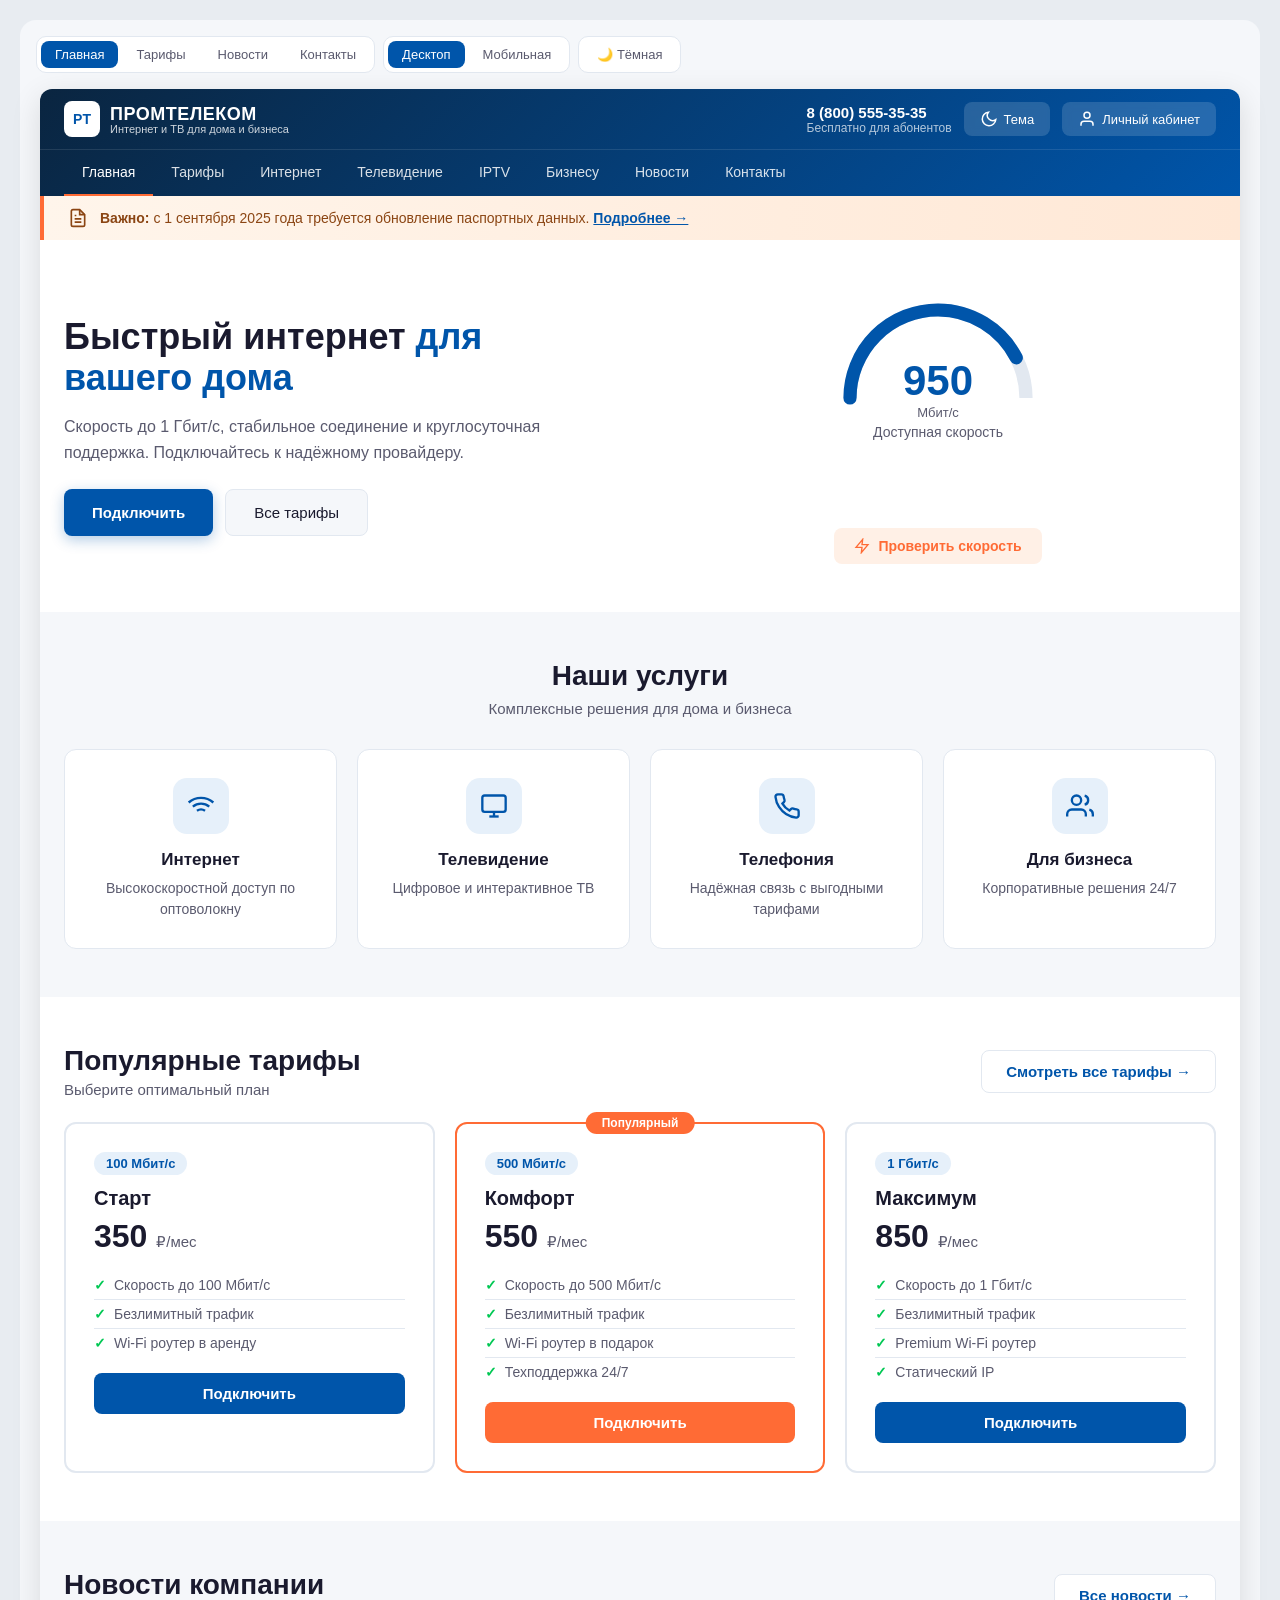
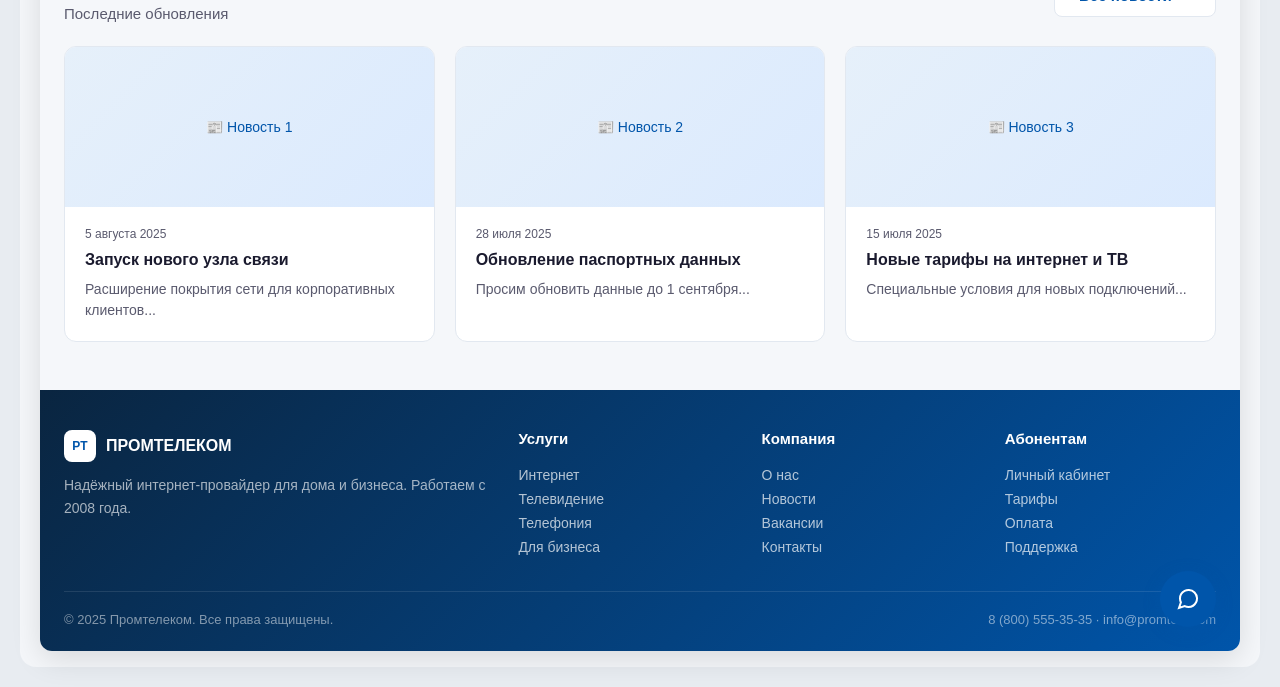
<file: Сайтэк.html>
<!DOCTYPE html>
<html lang="ru">
<head>
    <meta charset="UTF-8">
    <meta name="viewport" content="width=device-width, initial-scale=1.0">
    <title>Промтелеком — Макет сайта</title>
    <style>
        /* ===== RESET & BASE ===== */
        * {
            box-sizing: border-box;
            margin: 0;
            padding: 0;
        }

        button {
            font: inherit;
            cursor: pointer;
            border: none;
            background: none;
        }

        :root {
            --b: #0055AA;
            --bd: #0a2540;
            --o: #ff6b35;
            --t: #1a1a2e;
            --ts: #5a5a6e;
            --bg: #fff;
            --bg2: #f5f7fa;
            --br: #e2e8f0;
            --cb: #fff;
            --sh: 0 2px 8px rgba(0, 0, 0, .08);
            --sh2: 0 8px 30px rgba(0, 0, 0, .12);
            --r: 12px;
            --tr: all .25s ease;
        }

        [data-theme="dark"] {
            --t: #e8e8f0;
            --ts: #a0a0b8;
            --bg: #0f111a;
            --bg2: #1a1d2e;
            --br: #2a2d3e;
            --cb: #1a1d2e;
            --sh: 0 2px 8px rgba(0, 0, 0, .3);
            --sh2: 0 8px 30px rgba(0, 0, 0, .4);
        }

        body {
            font-family: -apple-system, BlinkMacSystemFont, 'Segoe UI', Roboto, sans-serif;
            background: #e8ecf1;
            padding: 20px;
        }

        /* ===== WRAPPER ===== */
        .wrap {
            background: var(--bg2);
            padding: 16px;
            border-radius: 16px;
            min-height: 600px;
            max-width: 1280px;
            margin: 0 auto;
        }

        /* ===== TOP BAR ===== */
        .bar {
            display: flex;
            gap: 8px;
            margin-bottom: 16px;
            flex-wrap: wrap;
            align-items: center;
        }

        .g {
            display: flex;
            gap: 4px;
            background: var(--bg);
            padding: 4px;
            border-radius: 10px;
            border: 1px solid var(--br);
        }

        .cb {
            padding: 6px 14px;
            border-radius: 8px;
            font-size: 13px;
            font-weight: 500;
            color: var(--ts);
            transition: var(--tr);
            background: none;
        }

        .cb:hover {
            background: var(--bg2);
        }

        .cb.a {
            background: var(--b);
            color: #fff;
        }

        /* ===== VIEWPORT ===== */
        .vp {
            background: var(--bg);
            border-radius: var(--r);
            overflow: hidden;
            box-shadow: var(--sh2);
            margin: 0 auto;
            transition: max-width .4s ease;
            position: relative;
        }

        .vp.desk {
            max-width: 1200px;
        }

        .vp.mob {
            max-width: 375px;
        }

        /* ===== HEADER ===== */
        .hd {
            background: linear-gradient(135deg, var(--bd), var(--b));
            color: #fff;
            position: relative;
        }

        .ht {
            display: flex;
            align-items: center;
            justify-content: space-between;
            padding: 12px 24px;
            border-bottom: 1px solid rgba(255, 255, 255, .1);
        }

        .lg {
            display: flex;
            align-items: center;
            gap: 10px;
        }

        .li {
            width: 36px;
            height: 36px;
            background: #fff;
            border-radius: 8px;
            display: flex;
            align-items: center;
            justify-content: center;
            font-weight: 700;
            color: var(--b);
            font-size: 14px;
        }

        .lt {
            font-size: 18px;
            font-weight: 700;
            letter-spacing: .5px;
        }

        .ls {
            font-size: 11px;
            opacity: .8;
            margin-top: -2px;
        }

        .ha {
            display: flex;
            align-items: center;
            gap: 12px;
        }

        .hp {
            font-size: 15px;
            font-weight: 600;
        }

        .hp span {
            font-size: 12px;
            opacity: .7;
            display: block;
            font-weight: 400;
        }

        .bl,
        .bt {
            padding: 8px 16px;
            border-radius: 8px;
            font-size: 13px;
            font-weight: 500;
            background: rgba(255, 255, 255, .15);
            color: #fff;
            backdrop-filter: blur(4px);
            transition: var(--tr);
            display: flex;
            align-items: center;
            gap: 6px;
        }

        .bl:hover,
        .bt:hover {
            background: rgba(255, 255, 255, .25);
        }

        .nv {
            display: flex;
            padding: 0 24px;
            gap: 0;
            overflow-x: auto;
        }

        .nl {
            padding: 14px 18px;
            color: rgba(255, 255, 255, .85);
            font-size: 14px;
            font-weight: 500;
            border-bottom: 2px solid transparent;
            transition: var(--tr);
            white-space: nowrap;
        }

        .nl:hover,
        .nl.a {
            color: #fff;
            border-bottom-color: var(--o);
        }

        .bg {
            display: none;
            width: 40px;
            height: 40px;
            flex-direction: column;
            justify-content: center;
            align-items: center;
            gap: 5px;
            background: rgba(255, 255, 255, .15);
            border-radius: 8px;
        }

        .bg span {
            display: block;
            width: 20px;
            height: 2px;
            background: #fff;
            border-radius: 2px;
            transition: var(--tr);
        }

        /* ===== MOBILE HEADER ===== */
        .vp.mob .ht {
            padding: 10px 16px;
        }

        .vp.mob .nv {
            display: none;
        }

        .vp.mob .hp {
            display: none;
        }

        .vp.mob .bg {
            display: flex;
        }

        .vp.mob .bl span,
        .vp.mob .bt span {
            display: none;
        }

        /* ===== MOBILE MENU ===== */
        .mo {
            position: absolute;
            inset: 0;
            background: linear-gradient(180deg, var(--bd), var(--b));
            z-index: 100;
            display: none;
            flex-direction: column;
            padding: 20px;
            animation: fi .2s ease;
        }

        .mo.o {
            display: flex;
        }

        @keyframes fi {
            from { opacity: 0; }
            to { opacity: 1; }
        }

        .oh {
            display: flex;
            justify-content: space-between;
            align-items: center;
            margin-bottom: 24px;
        }

        .oc {
            width: 40px;
            height: 40px;
            background: rgba(255, 255, 255, .15);
            border-radius: 8px;
            color: #fff;
            font-size: 20px;
            display: flex;
            align-items: center;
            justify-content: center;
        }

        .on {
            display: flex;
            flex-direction: column;
            gap: 4px;
        }

        .on a {
            padding: 14px 16px;
            color: rgba(255, 255, 255, .9);
            font-size: 16px;
            font-weight: 500;
            border-radius: 10px;
            transition: var(--tr);
        }

        .on a:hover {
            background: rgba(255, 255, 255, .1);
            color: #fff;
        }

        .om {
            margin-top: auto;
            display: flex;
            gap: 12px;
            justify-content: center;
            padding-top: 20px;
            border-top: 1px solid rgba(255, 255, 255, .1);
        }

        .mb {
            width: 48px;
            height: 48px;
            border-radius: 12px;
            background: rgba(255, 255, 255, .15);
            display: flex;
            align-items: center;
            justify-content: center;
            color: #fff;
            font-size: 14px;
            font-weight: 600;
            transition: var(--tr);
        }

        .mb:hover {
            background: rgba(255, 255, 255, .25);
            transform: translateY(-2px);
        }

        /* ===== PROMO BANNER ===== */
        .pb {
            background: linear-gradient(90deg, #fff5eb, #ffe8d6);
            border-left: 4px solid var(--o);
            padding: 12px 24px;
            display: flex;
            align-items: center;
            gap: 12px;
            font-size: 14px;
            color: #8b4513;
        }

        [data-theme="dark"] .pb {
            background: linear-gradient(90deg, #2a1f15, #3a2a1a);
            color: #ffd4a3;
        }

        .pb svg {
            flex-shrink: 0;
        }

        .pb a {
            color: var(--b);
            font-weight: 600;
            text-decoration: underline;
        }

        .vp.mob .pb {
            padding: 10px 16px;
            font-size: 12px;
        }

        /* ===== HERO ===== */
        .he {
            padding: 48px 24px;
            display: grid;
            grid-template-columns: 1fr 1fr;
            gap: 40px;
            align-items: center;
            background: var(--bg);
        }

        .htl {
            font-size: 36px;
            font-weight: 700;
            color: var(--t);
            line-height: 1.15;
            margin-bottom: 16px;
        }

        .htl span {
            color: var(--b);
        }

        .hd2 {
            font-size: 16px;
            color: var(--ts);
            line-height: 1.6;
            margin-bottom: 24px;
        }

        .hb {
            display: flex;
            gap: 12px;
            flex-wrap: wrap;
        }

        .bp {
            padding: 14px 28px;
            background: var(--b);
            color: #fff;
            border-radius: 8px;
            font-size: 15px;
            font-weight: 600;
            transition: var(--tr);
            box-shadow: 0 4px 14px rgba(0, 85, 170, .3);
        }

        .bp:hover {
            transform: translateY(-2px);
            box-shadow: 0 6px 20px rgba(0, 85, 170, .4);
        }

        .bs {
            padding: 14px 28px;
            background: var(--bg2);
            color: var(--t);
            border-radius: 8px;
            font-size: 15px;
            font-weight: 500;
            border: 1px solid var(--br);
            transition: var(--tr);
        }

        .bs:hover {
            background: var(--br);
        }

        .hv {
            display: flex;
            flex-direction: column;
            align-items: center;
            justify-content: center;
            gap: 20px;
        }

        .sg {
            width: 220px;
            height: 220px;
            position: relative;
        }

        .gc {
            position: absolute;
            inset: 0;
            display: flex;
            flex-direction: column;
            align-items: center;
            justify-content: center;
        }

        .gs {
            font-size: 42px;
            font-weight: 700;
            color: var(--b);
        }

        .gl {
            font-size: 13px;
            color: var(--ts);
        }

        .gu {
            font-size: 14px;
            color: var(--ts);
            margin-top: 4px;
        }

        .sc {
            padding: 10px 20px;
            background: #fff0e6;
            color: var(--o);
            border-radius: 8px;
            font-size: 14px;
            font-weight: 600;
            display: flex;
            align-items: center;
            gap: 8px;
        }

        .vp.mob .he {
            grid-template-columns: 1fr;
            padding: 32px 16px;
            text-align: center;
        }

        .vp.mob .htl {
            font-size: 26px;
        }

        .vp.mob .hb {
            justify-content: center;
        }

        /* ===== SERVICES ===== */
        .sc2 {
            padding: 48px 24px;
        }

        .st {
            font-size: 28px;
            font-weight: 700;
            color: var(--t);
            margin-bottom: 8px;
            text-align: center;
        }

        .ss {
            font-size: 15px;
            color: var(--ts);
            text-align: center;
            margin-bottom: 32px;
        }

        .srg {
            display: grid;
            grid-template-columns: repeat(4, 1fr);
            gap: 20px;
        }

        .sr {
            background: var(--cb);
            border: 1px solid var(--br);
            border-radius: var(--r);
            padding: 28px 20px;
            text-align: center;
            transition: var(--tr);
            cursor: pointer;
        }

        .sr:hover {
            transform: translateY(-4px);
            box-shadow: var(--sh2);
            border-color: var(--b);
        }

        .si {
            width: 56px;
            height: 56px;
            margin: 0 auto 16px;
            background: #e6f0fa;
            border-radius: 14px;
            display: flex;
            align-items: center;
            justify-content: center;
            color: var(--b);
        }

        [data-theme="dark"] .si {
            background: rgba(0, 85, 170, .2);
        }

        .sr h3 {
            font-size: 17px;
            font-weight: 600;
            color: var(--t);
            margin-bottom: 8px;
        }

        .sr p {
            font-size: 14px;
            color: var(--ts);
            line-height: 1.5;
        }

        .vp.mob .srg {
            grid-template-columns: repeat(2, 1fr);
            gap: 12px;
        }

        .vp.mob .sr {
            padding: 20px 12px;
        }

        .vp.mob .si {
            width: 44px;
            height: 44px;
        }

        /* ===== TARIFFS ===== */
        .tg {
            display: grid;
            grid-template-columns: repeat(3, 1fr);
            gap: 20px;
        }

        .tc {
            background: var(--cb);
            border: 2px solid var(--br);
            border-radius: var(--r);
            padding: 28px;
            position: relative;
            transition: var(--tr);
        }

        .tc:hover {
            border-color: var(--b);
            box-shadow: var(--sh2);
        }

        .tc.p {
            border-color: var(--o);
        }

        .pd {
            position: absolute;
            top: -12px;
            left: 50%;
            transform: translateX(-50%);
            background: var(--o);
            color: #fff;
            padding: 4px 16px;
            border-radius: 20px;
            font-size: 12px;
            font-weight: 600;
        }

        .tsp {
            font-size: 13px;
            font-weight: 600;
            color: var(--b);
            background: #e6f0fa;
            display: inline-block;
            padding: 4px 12px;
            border-radius: 20px;
            margin-bottom: 12px;
        }

        [data-theme="dark"] .tsp {
            background: rgba(0, 85, 170, .2);
        }

        .tn {
            font-size: 20px;
            font-weight: 700;
            color: var(--t);
            margin-bottom: 8px;
        }

        .tp {
            font-size: 32px;
            font-weight: 700;
            color: var(--t);
            margin-bottom: 4px;
        }

        .tp span {
            font-size: 15px;
            font-weight: 400;
            color: var(--ts);
        }

        .tl {
            list-style: none;
            margin: 16px 0;
        }

        .tl li {
            padding: 6px 0;
            font-size: 14px;
            color: var(--ts);
            display: flex;
            align-items: center;
            gap: 8px;
            border-bottom: 1px solid var(--br);
        }

        .tl li:last-child {
            border-bottom: none;
        }

        .tl li::before {
            content: "✓";
            color: #00c853;
            font-weight: 700;
        }

        .btn {
            width: 100%;
            padding: 12px;
            background: var(--b);
            color: #fff;
            border-radius: 8px;
            font-size: 15px;
            font-weight: 600;
            transition: var(--tr);
        }

        .btn:hover {
            background: #004494;
        }

        .tc.p .btn {
            background: var(--o);
        }

        .tc.p .btn:hover {
            background: #e55a2b;
        }

        .vp.mob .tg {
            grid-template-columns: 1fr;
        }

        /* ===== NEWS ===== */
        .ng {
            display: grid;
            grid-template-columns: repeat(3, 1fr);
            gap: 20px;
        }

        .nc {
            background: var(--cb);
            border: 1px solid var(--br);
            border-radius: var(--r);
            overflow: hidden;
            transition: var(--tr);
            cursor: pointer;
        }

        .nc:hover {
            box-shadow: var(--sh2);
            border-color: var(--b);
        }

        .nt {
            height: 160px;
            background: linear-gradient(135deg, #e6f0fa, #dbeafe);
            display: flex;
            align-items: center;
            justify-content: center;
            color: var(--b);
            font-size: 14px;
            font-weight: 500;
        }

        [data-theme="dark"] .nt {
            background: linear-gradient(135deg, #1a2332, #0f1a2a);
            color: #6b9fd4;
        }

        .nb {
            padding: 20px;
        }

        .nd {
            font-size: 12px;
            color: var(--ts);
            margin-bottom: 8px;
        }

        .ntt {
            font-size: 16px;
            font-weight: 600;
            color: var(--t);
            margin-bottom: 8px;
            line-height: 1.4;
        }

        .nx {
            font-size: 14px;
            color: var(--ts);
            line-height: 1.5;
        }

        .vp.mob .ng {
            grid-template-columns: 1fr;
        }

        /* ===== CONTACTS ===== */
        .cl {
            display: grid;
            grid-template-columns: 1fr 1fr;
            gap: 24px;
        }

        .cc {
            background: var(--cb);
            border: 1px solid var(--br);
            border-radius: var(--r);
            padding: 24px;
            transition: var(--tr);
        }

        .cc:hover {
            box-shadow: var(--sh);
            border-color: var(--b);
        }

        .cc h3 {
            font-size: 17px;
            font-weight: 600;
            color: var(--t);
            margin-bottom: 12px;
        }

        .cr {
            display: flex;
            align-items: flex-start;
            gap: 10px;
            margin-bottom: 10px;
            font-size: 14px;
            color: var(--ts);
        }

        .cr svg {
            flex-shrink: 0;
            margin-top: 2px;
        }

        .mp {
            background: var(--bg2);
            border-radius: var(--r);
            height: 300px;
            display: flex;
            align-items: center;
            justify-content: center;
            color: var(--ts);
            font-size: 14px;
            border: 1px solid var(--br);
        }

        .rq {
            margin-top: 24px;
            background: var(--cb);
            border: 1px solid var(--br);
            border-radius: var(--r);
            padding: 24px;
        }

        .rq h3 {
            font-size: 18px;
            font-weight: 600;
            color: var(--t);
            margin-bottom: 16px;
        }

        .rr {
            display: flex;
            justify-content: space-between;
            padding: 8px 0;
            border-bottom: 1px solid var(--br);
            font-size: 14px;
        }

        .rr:last-child {
            border-bottom: none;
        }

        .rl {
            color: var(--ts);
        }

        .rv {
            color: var(--t);
            font-weight: 500;
        }

        .vp.mob .cl {
            grid-template-columns: 1fr;
        }

        /* ===== FLOATING CHAT ===== */
        .fc {
            position: absolute;
            bottom: 24px;
            right: 24px;
            z-index: 50;
        }

        .fcb {
            width: 56px;
            height: 56px;
            border-radius: 50%;
            background: var(--b);
            color: #fff;
            box-shadow: 0 4px 16px rgba(0, 85, 170, .4);
            display: flex;
            align-items: center;
            justify-content: center;
            transition: var(--tr);
        }

        .fcb:hover {
            transform: scale(1.05);
        }

        .cm {
            position: absolute;
            bottom: 68px;
            right: 0;
            background: var(--cb);
            border: 1px solid var(--br);
            border-radius: var(--r);
            padding: 8px;
            display: none;
            flex-direction: column;
            gap: 4px;
            box-shadow: var(--sh2);
            min-width: 180px;
        }

        .cm.o {
            display: flex;
        }

        .cm a {
            padding: 10px 14px;
            border-radius: 8px;
            font-size: 14px;
            color: var(--t);
            display: flex;
            align-items: center;
            gap: 10px;
            transition: var(--tr);
            text-decoration: none;
        }

        .cm a:hover {
            background: var(--bg2);
        }

        /* ===== FOOTER ===== */
        .ft {
            background: linear-gradient(135deg, var(--bd), var(--b));
            color: rgba(255, 255, 255, .8);
            padding: 40px 24px 24px;
        }

        .fg {
            display: grid;
            grid-template-columns: 2fr 1fr 1fr 1fr;
            gap: 32px;
            margin-bottom: 32px;
        }

        .fc2 h4 {
            color: #fff;
            font-size: 15px;
            font-weight: 600;
            margin-bottom: 16px;
        }

        .fc2 a {
            display: block;
            color: rgba(255, 255, 255, .7);
            font-size: 14px;
            padding: 4px 0;
            transition: var(--tr);
            text-decoration: none;
        }

        .fc2 a:hover {
            color: #fff;
        }

        .fb {
            border-top: 1px solid rgba(255, 255, 255, .1);
            padding-top: 20px;
            font-size: 13px;
            color: rgba(255, 255, 255, .5);
            display: flex;
            justify-content: space-between;
            align-items: center;
        }

        .vp.mob .fg {
            grid-template-columns: 1fr 1fr;
            gap: 20px;
        }

        .vp.mob .fb {
            flex-direction: column;
            gap: 8px;
            text-align: center;
        }

        /* ===== PAGES ===== */
        .pc {
            display: none;
        }

        .pc.a {
            display: block;
        }

        .shr {
            display: flex;
            justify-content: space-between;
            align-items: center;
            margin-bottom: 24px;
        }

        .shr .st {
            text-align: left;
            margin-bottom: 0;
        }

        .shr .ss {
            text-align: left;
            margin-bottom: 0;
            margin-top: 4px;
        }

        .vp.mob .shr {
            flex-direction: column;
            align-items: flex-start;
            gap: 12px;
        }

        .bva {
            display: inline-flex;
            align-items: center;
            gap: 8px;
            padding: 12px 24px;
            background: var(--bg);
            border: 1px solid var(--br);
            border-radius: 8px;
            color: var(--b);
            font-size: 15px;
            font-weight: 600;
            transition: var(--tr);
            text-decoration: none;
        }

        .bva:hover {
            background: #e6f0fa;
            border-color: var(--b);
        }

        [data-theme="dark"] .bva:hover {
            background: rgba(0, 85, 170, .2);
        }
    </style>
    <base target="_blank">
</head>

<body>
    <div class="wrap" id="wWrap">
        <!-- ===== TOP BAR ===== -->
        <div class="bar">
            <div class="g">
                <button class="cb a" data-pg="home" onclick="sp('home')">Главная</button>
                <button class="cb" data-pg="tariffs" onclick="sp('tariffs')">Тарифы</button>
                <button class="cb" data-pg="news" onclick="sp('news')">Новости</button>
                <button class="cb" data-pg="contacts" onclick="sp('contacts')">Контакты</button>
            </div>
            <div class="g">
                <button class="cb a" data-view="desk" onclick="sv('desk')">Десктоп</button>
                <button class="cb" data-view="mob" onclick="sv('mob')">Мобильная</button>
            </div>
            <div class="g">
                <button class="cb" onclick="th()" id="tBtn">🌙 Тёмная</button>
            </div>
        </div>

        <!-- ===== VIEWPORT ===== -->
        <div class="vp desk" id="vp" data-theme="light">
            <!-- ===== HEADER ===== -->
            <header class="hd">
                <div class="ht">
                    <div class="lg">
                        <div class="li">PT</div>
                        <div>
                            <div class="lt">ПРОМТЕЛЕКОМ</div>
                            <div class="ls">Интернет и ТВ для дома и бизнеса</div>
                        </div>
                    </div>
                    <div class="ha">
                        <div class="hp">
                            8 (800) 555-35-35
                            <span>Бесплатно для абонентов</span>
                        </div>
                        <button class="bt" onclick="th()" title="Переключить тему">
                            <svg width="18" height="18" viewBox="0 0 24 24" fill="none" stroke="currentColor" stroke-width="2">
                                <path d="M21 12.79A9 9 0 1 1 11.21 3 7 7 0 0 0 21 12.79z"/>
                            </svg>
                            <span>Тема</span>
                        </button>
                        <button class="bl">
                            <svg width="18" height="18" viewBox="0 0 24 24" fill="none" stroke="currentColor" stroke-width="2">
                                <path d="M20 21v-2a4 4 0 0 0-4-4H8a4 4 0 0 0-4 4v2"/>
                                <circle cx="12" cy="7" r="4"/>
                            </svg>
                            <span>Личный кабинет</span>
                        </button>
                        <button class="bg" onclick="tm()">
                            <span></span><span></span><span></span>
                        </button>
                    </div>
                </div>
                <nav class="nv">
                    <a class="nl a" data-nav="home" onclick="sp('home')">Главная</a>
                    <a class="nl" data-nav="tariffs" onclick="sp('tariffs')">Тарифы</a>
                    <a class="nl">Интернет</a>
                    <a class="nl">Телевидение</a>
                    <a class="nl">IPTV</a>
                    <a class="nl">Бизнесу</a>
                    <a class="nl" data-nav="news" onclick="sp('news')">Новости</a>
                    <a class="nl" data-nav="contacts" onclick="sp('contacts')">Контакты</a>
                </nav>
            </header>

            <!-- ===== MOBILE OVERLAY ===== -->
            <div class="mo" id="mo">
                <div class="oh">
                    <div class="lg">
                        <div class="li">PT</div>
                        <div class="lt" style="color:#fff">ПРОМТЕЛЕКОМ</div>
                    </div>
                    <button class="oc" onclick="tm()">✕</button>
                </div>
                <nav class="on">
                    <a onclick="sp('home');tm()">Главная</a>
                    <a onclick="sp('tariffs');tm()">Тарифы</a>
                    <a>Интернет</a>
                    <a>Телевидение</a>
                    <a>IPTV</a>
                    <a>Бизнесу</a>
                    <a onclick="sp('news');tm()">Новости</a>
                    <a onclick="sp('contacts');tm()">Контакты</a>
                    <a>Личный кабинет</a>
                </nav>
                <div class="om">
                    <div class="mb">VK</div>
                    <div class="mb">TG</div>
                    <div class="mb">B24</div>
                    <div class="mb">MX</div>
                </div>
            </div>

            <!-- ===== PROMO BANNER ===== -->
            <div class="pb">
                <svg width="20" height="20" viewBox="0 0 24 24" fill="none" stroke="currentColor" stroke-width="2">
                    <path d="M14 2H6a2 2 0 0 0-2 2v16a2 2 0 0 0 2 2h12a2 2 0 0 0 2-2V8z"/>
                    <polyline points="14 2 14 8 20 8"/>
                    <line x1="16" y1="13" x2="8" y2="13"/>
                    <line x1="16" y1="17" x2="8" y2="17"/>
                    <polyline points="10 9 9 9 8 9"/>
                </svg>
                <div>
                    <strong>Важно:</strong> с 1 сентября 2025 года требуется обновление паспортных данных.
                    <a href="#">Подробнее →</a>
                </div>
            </div>

            <!-- ===== PAGE: HOME ===== -->
            <div class="pc a" id="p-home">
                <!-- Hero -->
                <section class="he">
                    <div>
                        <h1 class="htl">Быстрый интернет <span>для вашего дома</span></h1>
                        <p class="hd2">Скорость до 1 Гбит/с, стабильное соединение и круглосуточная поддержка. Подключайтесь к надёжному провайдеру.</p>
                        <div class="hb">
                            <button class="bp">Подключить</button>
                            <button class="bs" onclick="sp('tariffs')">Все тарифы</button>
                        </div>
                    </div>
                    <div class="hv">
                        <div class="sg">
                            <svg viewBox="0 0 200 120" style="width:100%;height:auto">
                                <path fill="none" stroke="var(--br)" stroke-width="12" d="M20 100A80 80 0 0 1 180 100"/>
                                <path fill="none" stroke="var(--b)" stroke-width="12" stroke-linecap="round" stroke-dasharray="283" stroke-dashoffset="70" d="M20 100A80 80 0 0 1 180 100"/>
                            </svg>
                            <div class="gc">
                                <div class="gs">950</div>
                                <div class="gl">Мбит/с</div>
                                <div class="gu">Доступная скорость</div>
                            </div>
                        </div>
                        <div class="sc">
                            <svg width="16" height="16" viewBox="0 0 24 24" fill="none" stroke="currentColor" stroke-width="2">
                                <polygon points="13 2 3 14 12 14 11 22 21 10 12 10 13 2"/>
                            </svg>
                            Проверить скорость
                        </div>
                    </div>
                </section>

                <!-- Services -->
                <section class="sc2" style="background:var(--bg2)">
                    <h2 class="st">Наши услуги</h2>
                    <p class="ss">Комплексные решения для дома и бизнеса</p>
                    <div class="srg">
                        <div class="sr">
                            <div class="si">
                                <svg width="28" height="28" viewBox="0 0 24 24" fill="none" stroke="currentColor" stroke-width="2">
                                    <path d="M5 12.55a11 11 0 0 1 14.08 0"/>
                                    <path d="M1.42 9a16 16 0 0 1 21.16 0"/>
                                    <path d="M8.53 16.11a6 6 0 0 1 6.95 0"/>
                                    <line x1="12" y1="20" x2="12.01" y2="20"/>
                                </svg>
                            </div>
                            <h3>Интернет</h3>
                            <p>Высокоскоростной доступ по оптоволокну</p>
                        </div>
                        <div class="sr">
                            <div class="si">
                                <svg width="28" height="28" viewBox="0 0 24 24" fill="none" stroke="currentColor" stroke-width="2">
                                    <rect x="2" y="3" width="20" height="14" rx="2" ry="2"/>
                                    <line x1="8" y1="21" x2="16" y2="21"/>
                                    <line x1="12" y1="17" x2="12" y2="21"/>
                                </svg>
                            </div>
                            <h3>Телевидение</h3>
                            <p>Цифровое и интерактивное ТВ</p>
                        </div>
                        <div class="sr">
                            <div class="si">
                                <svg width="28" height="28" viewBox="0 0 24 24" fill="none" stroke="currentColor" stroke-width="2">
                                    <path d="M22 16.92v3a2 2 0 0 1-2.18 2 19.79 19.79 0 0 1-8.63-3.07 19.5 19.5 0 0 1-6-6 19.79 19.79 0 0 1-3.07-8.67A2 2 0 0 1 4.11 2h3a2 2 0 0 1 2 1.72 12.84 12.84 0 0 0 .7 2.81 2 2 0 0 1-.45 2.11L8.09 9.91a16 16 0 0 0 6 6l1.27-1.27a2 2 0 0 1 2.11-.45 12.84 12.84 0 0 0 2.81.7A2 2 0 0 1 22 16.92z"/>
                                </svg>
                            </div>
                            <h3>Телефония</h3>
                            <p>Надёжная связь с выгодными тарифами</p>
                        </div>
                        <div class="sr">
                            <div class="si">
                                <svg width="28" height="28" viewBox="0 0 24 24" fill="none" stroke="currentColor" stroke-width="2">
                                    <path d="M17 21v-2a4 4 0 0 0-4-4H5a4 4 0 0 0-4 4v2"/>
                                    <circle cx="9" cy="7" r="4"/>
                                    <path d="M23 21v-2a4 4 0 0 0-3-3.87"/>
                                    <path d="M16 3.13a4 4 0 0 1 0 7.75"/>
                                </svg>
                            </div>
                            <h3>Для бизнеса</h3>
                            <p>Корпоративные решения 24/7</p>
                        </div>
                    </div>
                </section>

                <!-- Tariffs -->
                <section class="sc2">
                    <div class="shr">
                        <div>
                            <h2 class="st">Популярные тарифы</h2>
                            <p class="ss">Выберите оптимальный план</p>
                        </div>
                        <button class="bva" onclick="sp('tariffs')">Смотреть все тарифы →</button>
                    </div>
                    <div class="tg">
                        <div class="tc">
                            <div class="tsp">100 Мбит/с</div>
                            <div class="tn">Старт</div>
                            <div class="tp">350 <span>₽/мес</span></div>
                            <ul class="tl">
                                <li>Скорость до 100 Мбит/с</li>
                                <li>Безлимитный трафик</li>
                                <li>Wi-Fi роутер в аренду</li>
                            </ul>
                            <button class="btn">Подключить</button>
                        </div>
                        <div class="tc p">
                            <div class="pd">Популярный</div>
                            <div class="tsp">500 Мбит/с</div>
                            <div class="tn">Комфорт</div>
                            <div class="tp">550 <span>₽/мес</span></div>
                            <ul class="tl">
                                <li>Скорость до 500 Мбит/с</li>
                                <li>Безлимитный трафик</li>
                                <li>Wi-Fi роутер в подарок</li>
                                <li>Техподдержка 24/7</li>
                            </ul>
                            <button class="btn">Подключить</button>
                        </div>
                        <div class="tc">
                            <div class="tsp">1 Гбит/с</div>
                            <div class="tn">Максимум</div>
                            <div class="tp">850 <span>₽/мес</span></div>
                            <ul class="tl">
                                <li>Скорость до 1 Гбит/с</li>
                                <li>Безлимитный трафик</li>
                                <li>Premium Wi-Fi роутер</li>
                                <li>Статический IP</li>
                            </ul>
                            <button class="btn">Подключить</button>
                        </div>
                    </div>
                </section>

                <!-- News -->
                <section class="sc2" style="background:var(--bg2)">
                    <div class="shr">
                        <div>
                            <h2 class="st">Новости компании</h2>
                            <p class="ss">Последние обновления</p>
                        </div>
                        <button class="bva" onclick="sp('news')">Все новости →</button>
                    </div>
                    <div class="ng">
                        <div class="nc">
                            <div class="nt">📰 Новость 1</div>
                            <div class="nb">
                                <div class="nd">5 августа 2025</div>
                                <div class="ntt">Запуск нового узла связи</div>
                                <div class="nx">Расширение покрытия сети для корпоративных клиентов...</div>
                            </div>
                        </div>
                        <div class="nc">
                            <div class="nt">📰 Новость 2</div>
                            <div class="nb">
                                <div class="nd">28 июля 2025</div>
                                <div class="ntt">Обновление паспортных данных</div>
                                <div class="nx">Просим обновить данные до 1 сентября...</div>
                            </div>
                        </div>
                        <div class="nc">
                            <div class="nt">📰 Новость 3</div>
                            <div class="nb">
                                <div class="nd">15 июля 2025</div>
                                <div class="ntt">Новые тарифы на интернет и ТВ</div>
                                <div class="nx">Специальные условия для новых подключений...</div>
                            </div>
                        </div>
                    </div>
                </section>
            </div>

            <!-- ===== PAGE: TARIFFS ===== -->
            <div class="pc" id="p-tariffs">
                <section class="sc2">
                    <h2 class="st">Все тарифы</h2>
                    <p class="ss">Для дома и бизнеса</p>

                    <div style="margin-bottom:32px">
                        <h3 style="font-size:20px;font-weight:600;color:var(--t);margin-bottom:16px">Для дома — Ethernet</h3>
                        <div class="tg">
                            <div class="tc">
                                <div class="tsp">50 Мбит/с</div>
                                <div class="tn">Лайт</div>
                                <div class="tp">299 <span>₽/мес</span></div>
                                <ul class="tl">
                                    <li>Скорость до 50 Мбит/с</li>
                                    <li>Безлимит</li>
                                </ul>
                                <button class="btn">Подключить</button>
                            </div>
                            <div class="tc">
                                <div class="tsp">100 Мбит/с</div>
                                <div class="tn">Старт</div>
                                <div class="tp">350 <span>₽/мес</span></div>
                                <ul class="tl">
                                    <li>Скорость до 100 Мбит/с</li>
                                    <li>Безлимит</li>
                                    <li>Wi-Fi роутер</li>
                                </ul>
                                <button class="btn">Подключить</button>
                            </div>
                            <div class="tc p">
                                <div class="pd">Хит</div>
                                <div class="tsp">500 Мбит/с</div>
                                <div class="tn">Комфорт</div>
                                <div class="tp">550 <span>₽/мес</span></div>
                                <ul class="tl">
                                    <li>Скорость до 500 Мбит/с</li>
                                    <li>Безлимит</li>
                                    <li>Роутер в подарок</li>
                                    <li>24/7 поддержка</li>
                                </ul>
                                <button class="btn">Подключить</button>
                            </div>
                            <div class="tc">
                                <div class="tsp">1 Гбит/с</div>
                                <div class="tn">Максимум</div>
                                <div class="tp">850 <span>₽/мес</span></div>
                                <ul class="tl">
                                    <li>Скорость до 1 Гбит/с</li>
                                    <li>Безлимит</li>
                                    <li>Premium роутер</li>
                                    <li>Статический IP</li>
                                </ul>
                                <button class="btn">Подключить</button>
                            </div>
                            <div class="tc">
                                <div class="tsp">1 Гбит/с</div>
                                <div class="tn">Ультра</div>
                                <div class="tp">1200 <span>₽/мес</span></div>
                                <ul class="tl">
                                    <li>Симметричный 1 Гбит/с</li>
                                    <li>Безлимит</li>
                                    <li>Mesh система</li>
                                    <li>Выделенная линия</li>
                                </ul>
                                <button class="btn">Подключить</button>
                            </div>
                            <div class="tc">
                                <div class="tsp">100 Мбит/с</div>
                                <div class="tn">Старт + ТВ</div>
                                <div class="tp">450 <span>₽/мес</span></div>
                                <ul class="tl">
                                    <li>Интернет 100 Мбит/с</li>
                                    <li>120+ ТВ каналов</li>
                                    <li>Wi-Fi роутер</li>
                                </ul>
                                <button class="btn">Подключить</button>
                            </div>
                        </div>
                    </div>

                    <div>
                        <h3 style="font-size:20px;font-weight:600;color:var(--t);margin-bottom:16px">Для бизнеса</h3>
                        <div class="tg">
                            <div class="tc">
                                <div class="tsp">100 Мбит/с</div>
                                <div class="tn">Бизнес-Старт</div>
                                <div class="tp">1500 <span>₽/мес</span></div>
                                <ul class="tl">
                                    <li>Скорость до 100 Мбит/с</li>
                                    <li>SLA 99.9%</li>
                                    <li>Статический IP</li>
                                </ul>
                                <button class="btn">Подключить</button>
                            </div>
                            <div class="tc">
                                <div class="tsp">500 Мбит/с</div>
                                <div class="tn">Бизнес-Про</div>
                                <div class="tp">3500 <span>₽/мес</span></div>
                                <ul class="tl">
                                    <li>Скорость до 500 Мбит/с</li>
                                    <li>SLA 99.95%</li>
                                    <li>Блок IP-адресов</li>
                                    <li>Приоритетная поддержка</li>
                                </ul>
                                <button class="btn">Подключить</button>
                            </div>
                            <div class="tc">
                                <div class="tsp">1+ Гбит/с</div>
                                <div class="tn">Бизнес-Премиум</div>
                                <div class="tp" style="font-size:24px">по запросу</div>
                                <ul class="tl">
                                    <li>Выделенный канал</li>
                                    <li>SLA 99.99%</li>
                                    <li>Индивидуальное решение</li>
                                </ul>
                                <button class="btn">Узнать цену</button>
                            </div>
                        </div>
                    </div>
                </section>
            </div>

            <!-- ===== PAGE: NEWS ===== -->
            <div class="pc" id="p-news">
                <section class="sc2">
                    <h2 class="st">Новости компании</h2>
                    <p class="ss">Актуальная информация для абонентов</p>
                    <div class="ng">
                        <div class="nc">
                            <div class="nt">📰 Изображение</div>
                            <div class="nb">
                                <div class="nd">5 августа 2025</div>
                                <div class="ntt">Запуск нового узла связи в промзоне</div>
                                <div class="nx">Расширили покрытие сети, добавив новый оптический узел...</div>
                            </div>
                        </div>
                        <div class="nc">
                            <div class="nt">📰 Изображение</div>
                            <div class="nb">
                                <div class="nd">28 июля 2025</div>
                                <div class="ntt">Необходимо обновить паспортные данные</div>
                                <div class="nx">Просим всех абонентов обновить данные до 1 сентября...</div>
                            </div>
                        </div>
                        <div class="nc">
                            <div class="nt">📰 Изображение</div>
                            <div class="nb">
                                <div class="nd">15 июля 2025</div>
                                <div class="ntt">Новые выгодные тарифы на интернет и ТВ</div>
                                <div class="nx">Специальные условия подключения в июле и августе...</div>
                            </div>
                        </div>
                        <div class="nc">
                            <div class="nt">📰 Изображение</div>
                            <div class="nb">
                                <div class="nd">2 июля 2025</div>
                                <div class="ntt">Технические работы 15 июля</div>
                                <div class="nx">Плановые работы на сети, возможны кратковременные перерывы...</div>
                            </div>
                        </div>
                        <div class="nc">
                            <div class="nt">📰 Изображение</div>
                            <div class="nb">
                                <div class="nd">18 июня 2025</div>
                                <div class="ntt">Партнёрство с региональными операторами</div>
                                <div class="nx">Подписано соглашение о взаимном роуминге...</div>
                            </div>
                        </div>
                        <div class="nc">
                            <div class="nt">📰 Изображение</div>
                            <div class="nb">
                                <div class="nd">5 июня 2025</div>
                                <div class="ntt">Обновление мобильного приложения</div>
                                <div class="nx">Новая версия личного кабинета с улучшенным дизайном...</div>
                            </div>
                        </div>
                    </div>
                </section>
            </div>

            <!-- ===== PAGE: CONTACTS ===== -->
            <div class="pc" id="p-contacts">
                <section class="sc2">
                    <h2 class="st">Контакты</h2>
                    <p class="ss">Мы всегда на связи</p>
                    <div class="cl">
                        <div>
                            <div class="cc">
                                <h3>Центральный офис</h3>
                                <div class="cr">
                                    <svg width="16" height="16" viewBox="0 0 24 24" fill="none" stroke="var(--b)" stroke-width="2">
                                        <path d="M21 10c0 7-9 13-9 13s-9-6-9-13a9 9 0 0 1 18 0z"/>
                                        <circle cx="12" cy="10" r="3"/>
                                    </svg>
                                    г. Москва, ул. Промышленная, д. 15, офис 301
                                </div>
                                <div class="cr">
                                    <svg width="16" height="16" viewBox="0 0 24 24" fill="none" stroke="var(--b)" stroke-width="2">
                                        <path d="M22 16.92v3a2 2 0 0 1-2.18 2 19.79 19.79 0 0 1-8.63-3.07 19.5 19.5 0 0 1-6-6 19.79 19.79 0 0 1-3.07-8.67A2 2 0 0 1 4.11 2h3a2 2 0 0 1 2 1.72 12.84 12.84 0 0 0 .7 2.81 2 2 0 0 1-.45 2.11L8.09 9.91a16 16 0 0 0 6 6l1.27-1.27a2 2 0 0 1 2.11-.45 12.84 12.84 0 0 0 2.81.7A2 2 0 0 1 22 16.92z"/>
                                    </svg>
                                    8 (800) 555-35-35
                                </div>
                                <div class="cr">
                                    <svg width="16" height="16" viewBox="0 0 24 24" fill="none" stroke="var(--b)" stroke-width="2">
                                        <path d="M4 4h16c1.1 0 2 .9 2 2v12c0 1.1-.9 2-2 2H4c-1.1 0-2-.9-2-2V6c0-1.1.9-2 2-2z"/>
                                        <polyline points="22,6 12,13 2,6"/>
                                    </svg>
                                    info@promtele.com
                                </div>
                                <div class="cr">
                                    <svg width="16" height="16" viewBox="0 0 24 24" fill="none" stroke="var(--b)" stroke-width="2">
                                        <circle cx="12" cy="12" r="10"/>
                                        <polyline points="12 6 12 12 16 14"/>
                                    </svg>
                                    Пн-Пт: 9:00 — 18:00
                                </div>
                            </div>
                            <div class="cc" style="margin-top:16px">
                                <h3>Техническая поддержка</h3>
                                <div class="cr">
                                    <svg width="16" height="16" viewBox="0 0 24 24" fill="none" stroke="var(--b)" stroke-width="2">
                                        <path d="M22 16.92v3a2 2 0 0 1-2.18 2 19.79 19.79 0 0 1-8.63-3.07 19.5 19.5 0 0 1-6-6 19.79 19.79 0 0 1-3.07-8.67A2 2 0 0 1 4.11 2h3a2 2 0 0 1 2 1.72 12.84 12.84 0 0 0 .7 2.81 2 2 0 0 1-.45 2.11L8.09 9.91a16 16 0 0 0 6 6l1.27-1.27a2 2 0 0 1 2.11-.45 12.84 12.84 0 0 0 2.81.7A2 2 0 0 1 22 16.92z"/>
                                    </svg>
                                    8 (800) 555-35-36 (круглосуточно)
                                </div>
                                <div class="cr">
                                    <svg width="16" height="16" viewBox="0 0 24 24" fill="none" stroke="var(--b)" stroke-width="2">
                                        <path d="M4 4h16c1.1 0 2 .9 2 2v12c0 1.1-.9 2-2 2H4c-1.1 0-2-.9-2-2V6c0-1.1.9-2 2-2z"/>
                                        <polyline points="22,6 12,13 2,6"/>
                                    </svg>
                                    support@promtele.com
                                </div>
                            </div>
                        </div>
                        <div>
                            <div class="mp">
                                <div style="text-align:center">
                                    <svg width="48" height="48" viewBox="0 0 24 24" fill="none" stroke="var(--ts)" stroke-width="1.5" style="margin:0 auto 8px">
                                        <path d="M21 10c0 7-9 13-9 13s-9-6-9-13a9 9 0 0 1 18 0z"/>
                                        <circle cx="12" cy="10" r="3"/>
                                    </svg>
                                    <div>Интерактивная карта</div>
                                    <div style="font-size:12px;margin-top:4px">Яндекс / Google Maps</div>
                                </div>
                            </div>
                        </div>
                    </div>

                    <div class="rq">
                        <h3>Реквизиты</h3>
                        <div class="rr">
                            <span class="rl">Полное наименование</span>
                            <span class="rv">ООО «Промтелеком»</span>
                        </div>
                        <div class="rr">
                            <span class="rl">ИНН</span>
                            <span class="rv">7701234567</span>
                        </div>
                        <div class="rr">
                            <span class="rl">КПП</span>
                            <span class="rv">770101001</span>
                        </div>
                        <div class="rr">
                            <span class="rl">ОГРН</span>
                            <span class="rv">1157746123456</span>
                        </div>
                        <div class="rr">
                            <span class="rl">Расчётный счёт</span>
                            <span class="rv">40702810100000001234</span>
                        </div>
                        <div class="rr">
                            <span class="rl">Банк</span>
                            <span class="rv">ПАО СБЕРБАНК РОССИИ</span>
                        </div>
                        <div class="rr">
                            <span class="rl">БИК</span>
                            <span class="rv">044525225</span>
                        </div>
                        <div class="rr">
                            <span class="rl">Корр. счёт</span>
                            <span class="rv">30101810400000000225</span>
                        </div>
                    </div>
                </section>
            </div>

            <!-- ===== FLOATING CHAT ===== -->
            <div class="fc">
                <div class="cm" id="cm">
                    <a><span style="color:#4a76a8;font-weight:600">VK</span> ВКонтакте</a>
                    <a><span style="color:#0088cc;font-weight:600">TG</span> Telegram</a>
                    <a><span style="color:#3bc8f5;font-weight:600">B24</span> Битрикс24</a>
                    <a><span style="color:#ff6b35;font-weight:600">MX</span> Макс</a>
                </div>
                <button class="fcb" onclick="tc()">
                    <svg width="24" height="24" viewBox="0 0 24 24" fill="none" stroke="currentColor" stroke-width="2">
                        <path d="M21 11.5a8.38 8.38 0 0 1-.9 3.8 8.5 8.5 0 0 1-7.6 4.7 8.38 8.38 0 0 1-3.8-.9L3 21l1.9-5.7a8.38 8.38 0 0 1-.9-3.8 8.5 8.5 0 0 1 4.7-7.6 8.38 8.38 0 0 1 3.8-.9h.5a8.48 8.48 0 0 1 8 8v.5z"/>
                    </svg>
                </button>
            </div>

            <!-- ===== FOOTER ===== -->
            <footer class="ft">
                <div class="fg">
                    <div class="fc2">
                        <div style="display:flex;align-items:center;gap:10px;margin-bottom:12px">
                            <div class="li" style="background:#fff;color:var(--b);width:32px;height:32px;font-size:12px">PT</div>
                            <div style="color:#fff;font-weight:700">ПРОМТЕЛЕКОМ</div>
                        </div>
                        <p style="font-size:14px;line-height:1.6;opacity:.8">Надёжный интернет-провайдер для дома и бизнеса. Работаем с 2008 года.</p>
                    </div>
                    <div class="fc2">
                        <h4>Услуги</h4>
                        <a>Интернет</a>
                        <a>Телевидение</a>
                        <a>Телефония</a>
                        <a>Для бизнеса</a>
                    </div>
                    <div class="fc2">
                        <h4>Компания</h4>
                        <a>О нас</a>
                        <a>Новости</a>
                        <a>Вакансии</a>
                        <a>Контакты</a>
                    </div>
                    <div class="fc2">
                        <h4>Абонентам</h4>
                        <a>Личный кабинет</a>
                        <a>Тарифы</a>
                        <a>Оплата</a>
                        <a>Поддержка</a>
                    </div>
                </div>
                <div class="fb">
                    <div>© 2025 Промтелеком. Все права защищены.</div>
                    <div>8 (800) 555-35-35 · info@promtele.com</div>
                </div>
            </footer>
        </div>
    </div>

    <script>
        function sp(p) {
            document.querySelectorAll('.pc').forEach(e => e.classList.remove('a'));
            document.getElementById('p-' + p).classList.add('a');
            document.querySelectorAll('.cb[data-pg]').forEach(b => b.classList.toggle('a', b.dataset.pg === p));
            document.querySelectorAll('.nl[data-nav]').forEach(n => n.classList.toggle('a', n.dataset.nav === p));
        }

        function sv(v) {
            const e = document.getElementById('vp');
            e.classList.remove('desk', 'mob');
            e.classList.add(v);
            document.querySelectorAll('.cb[data-view]').forEach(b => b.classList.toggle('a', b.dataset.view === v));
        }

        function th() {
            const v = document.getElementById('vp');
            const t = v.getAttribute('data-theme');
            const n = t === 'light' ? 'dark' : 'light';
            v.setAttribute('data-theme', n);
            document.getElementById('tBtn').textContent = n === 'dark' ? '☀️ Светлая' : '🌙 Тёмная';
        }

        function tm() {
            document.getElementById('mo').classList.toggle('o');
        }

        function tc() {
            document.getElementById('cm').classList.toggle('o');
        }
    </script>
</body>
</html>
</file>
